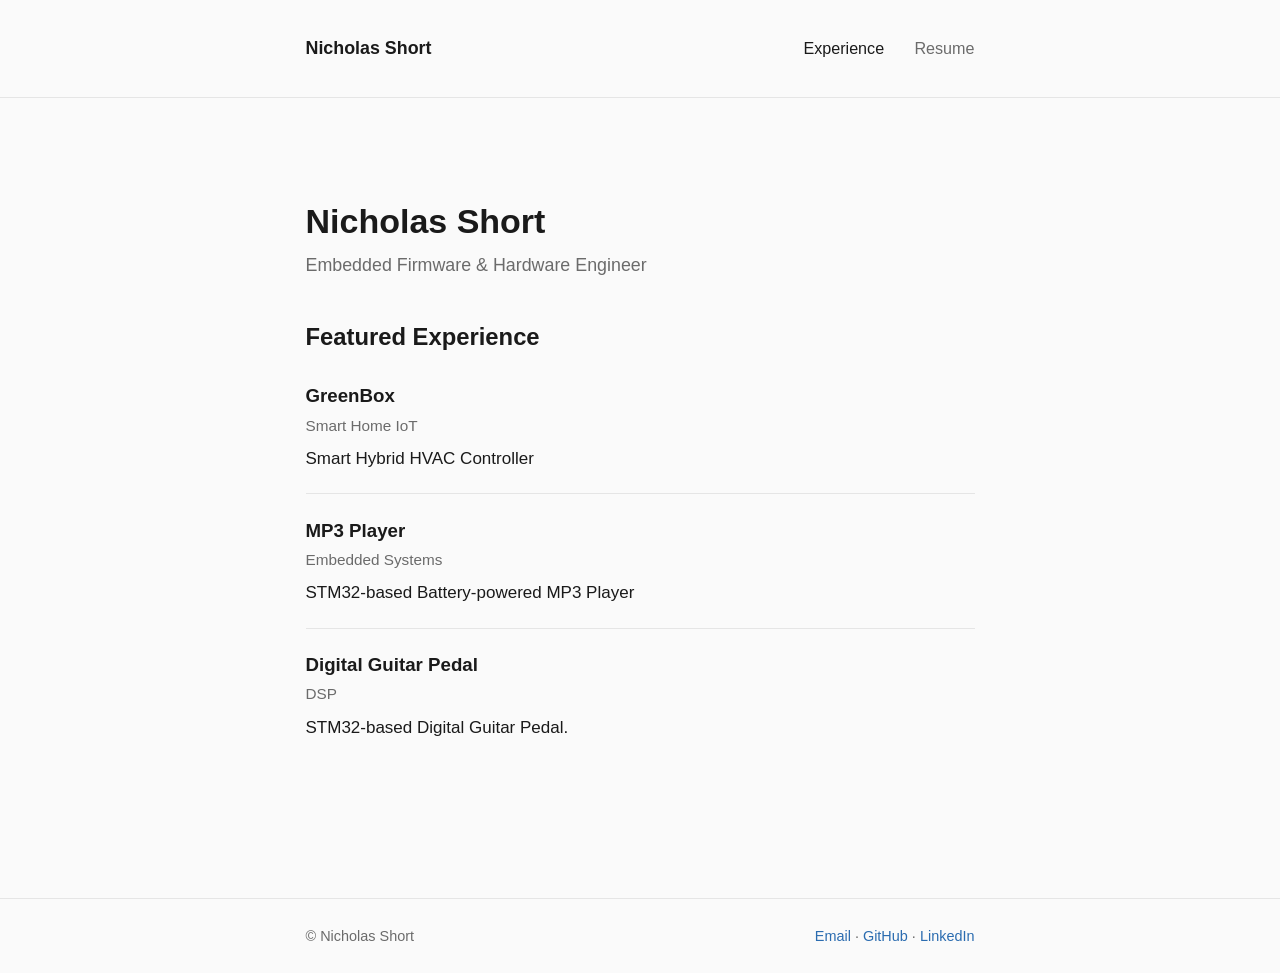
<file: index.html>
<!DOCTYPE html>
<html lang="en">
<head>
  <meta charset="UTF-8">
  <meta name="viewport" content="width=device-width, initial-scale=1">
  <title>Nicholas Short</title>
  <meta name="description" content="Nicholas Short — Embedded Firmware & Hardware Engineer.">
  <link rel="stylesheet" href="styles.css">
</head>
<body>

<header class="site">
  <div class="wrap">
    <a href="index.html" class="brand">Nicholas Short</a>
    <nav>
      <a href="index.html" class="active">Experience</a>
      <a href="resume.html">Resume</a>
    </nav>
  </div>
</header>

<main class="wrap">
  <h1>Nicholas Short</h1>
  <p class="tagline">Embedded Firmware &amp; Hardware Engineer</p>

  <h2>Featured Experience</h2>
  <ul class="project-list">

    <li>
      <a class="title" href="projects/greenbox.html">GreenBox</a>
      <p class="meta">Smart Home IoT</p>
      <p class="summary">Smart Hybrid HVAC Controller</p>
    </li>

     <li>
      <a class="title" href="projects/mp3-player.html">MP3 Player</a>
      <p class="meta">Embedded Systems</p>
      <p class="summary">STM32-based Battery-powered MP3 Player</p>
    </li>

    <li>
      <a class="title" href="projects/digital-guitar-pedal.html">Digital Guitar Pedal</a>
      <p class="meta">DSP</p>
      <p class="summary">STM32-based Digital Guitar Pedal.</p>
    </li>

   

  </ul>
</main>

<footer class="site">
  <div class="wrap">
    <span>&copy; Nicholas Short</span>
    <span>
      <a href="mailto:nicholas.r.h.short@gmail.com">Email</a> ·
      <a href="https://github.com/nicholasshort" target="_blank" rel="noopener">GitHub</a> ·
      <a href="https://www.linkedin.com/in/nicholasrhshort/" target="_blank" rel="noopener">LinkedIn</a>
    </span>
  </div>
</footer>

</body>
</html>
</file>
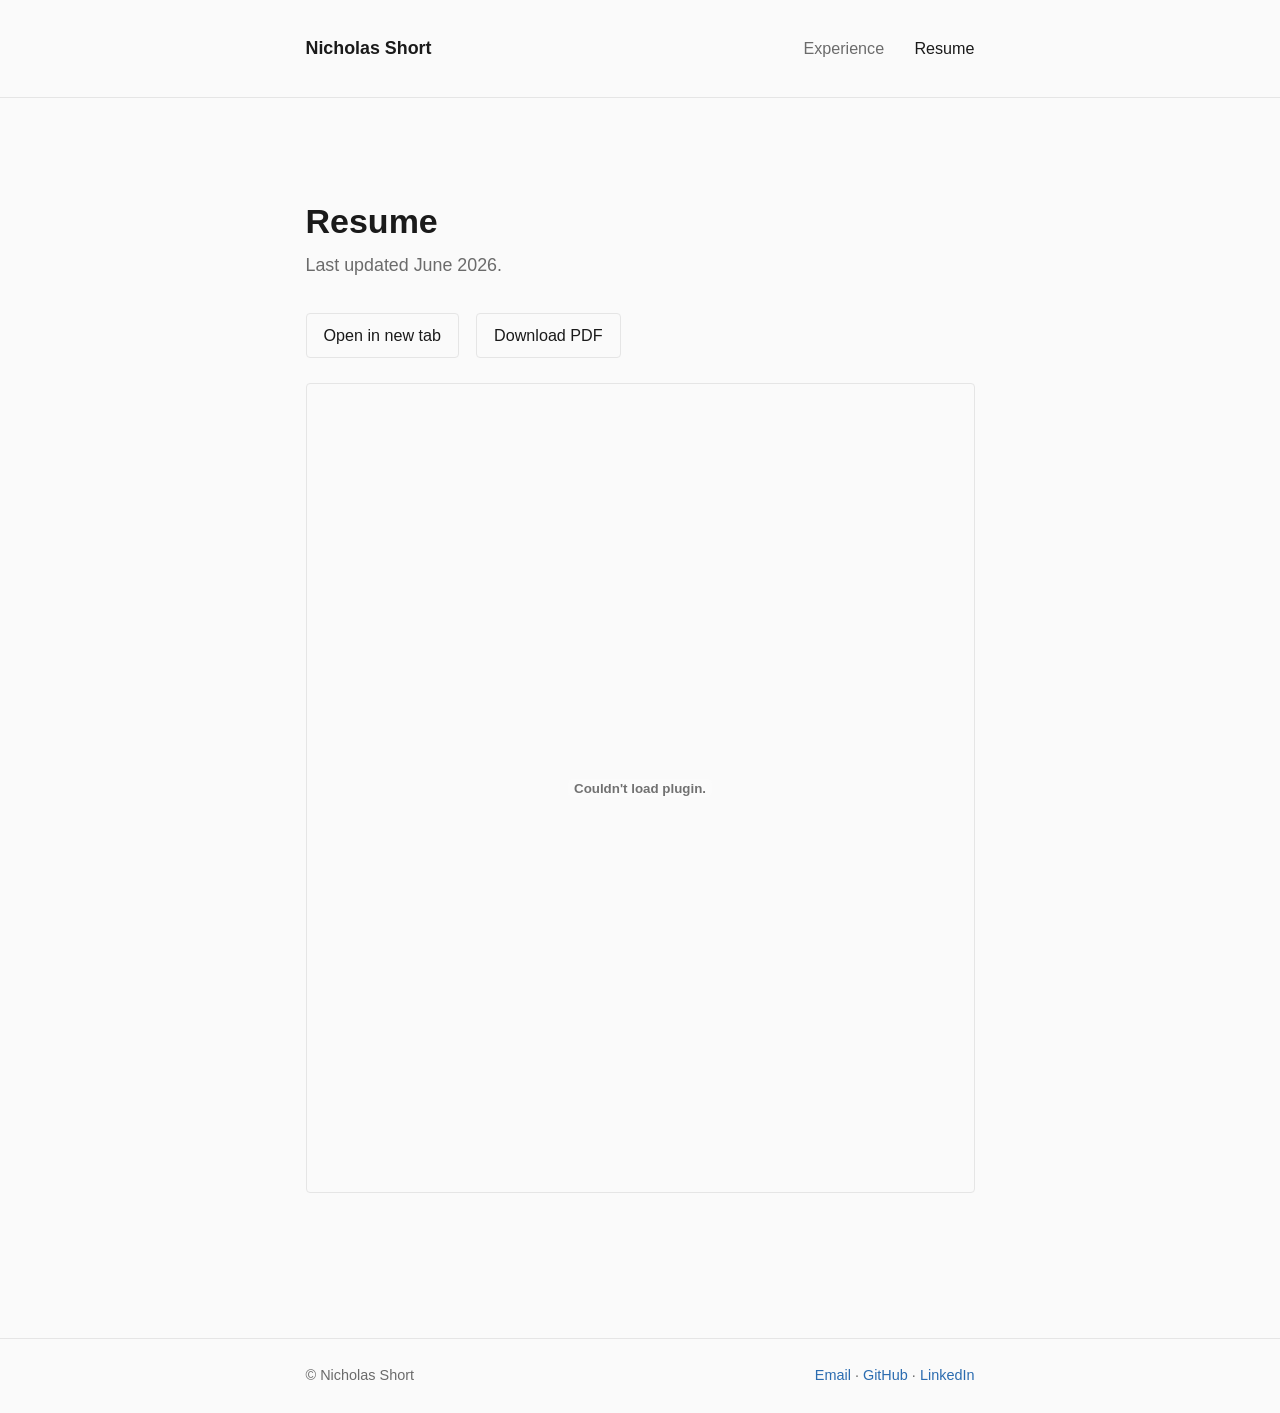
<file: resume.html>
<!DOCTYPE html>
<html lang="en">
<head>
  <meta charset="UTF-8">
  <meta name="viewport" content="width=device-width, initial-scale=1">
  <title>Resume — Nicholas Short</title>
  <link rel="stylesheet" href="styles.css">
</head>
<body>

<header class="site">
  <div class="wrap">
    <a href="index.html" class="brand">Nicholas Short</a>
    <nav>
      <a href="index.html">Experience</a>
      <a href="resume.html" class="active">Resume</a>
    </nav>
  </div>
</header>

<main class="wrap">
  <h1>Resume</h1>
  <p class="tagline">Last updated June 2026.</p>

  <div class="resume-actions">
    <a href="assets/NicholasShort_Resume_June2026.pdf" target="_blank" rel="noopener">Open in new tab</a>
    <a href="assets/NicholasShort_Resume_June2026.pdf" download>Download PDF</a>
  </div>

  <embed class="resume-embed"
         src="assets/NicholasShort_Resume_June2026.pdf"
         type="application/pdf">
</main>

<footer class="site">
  <div class="wrap">
    <span>&copy; Nicholas Short</span>
    <span>
      <a href="mailto:nicholas.r.h.short@gmail.com">Email</a> ·
      <a href="https://github.com/nicholasshort" target="_blank" rel="noopener">GitHub</a> ·
      <a href="https://www.linkedin.com/in/nicholasrhshort/" target="_blank" rel="noopener">LinkedIn</a>
    </span>
  </div>
</footer>

</body>
</html>
</file>
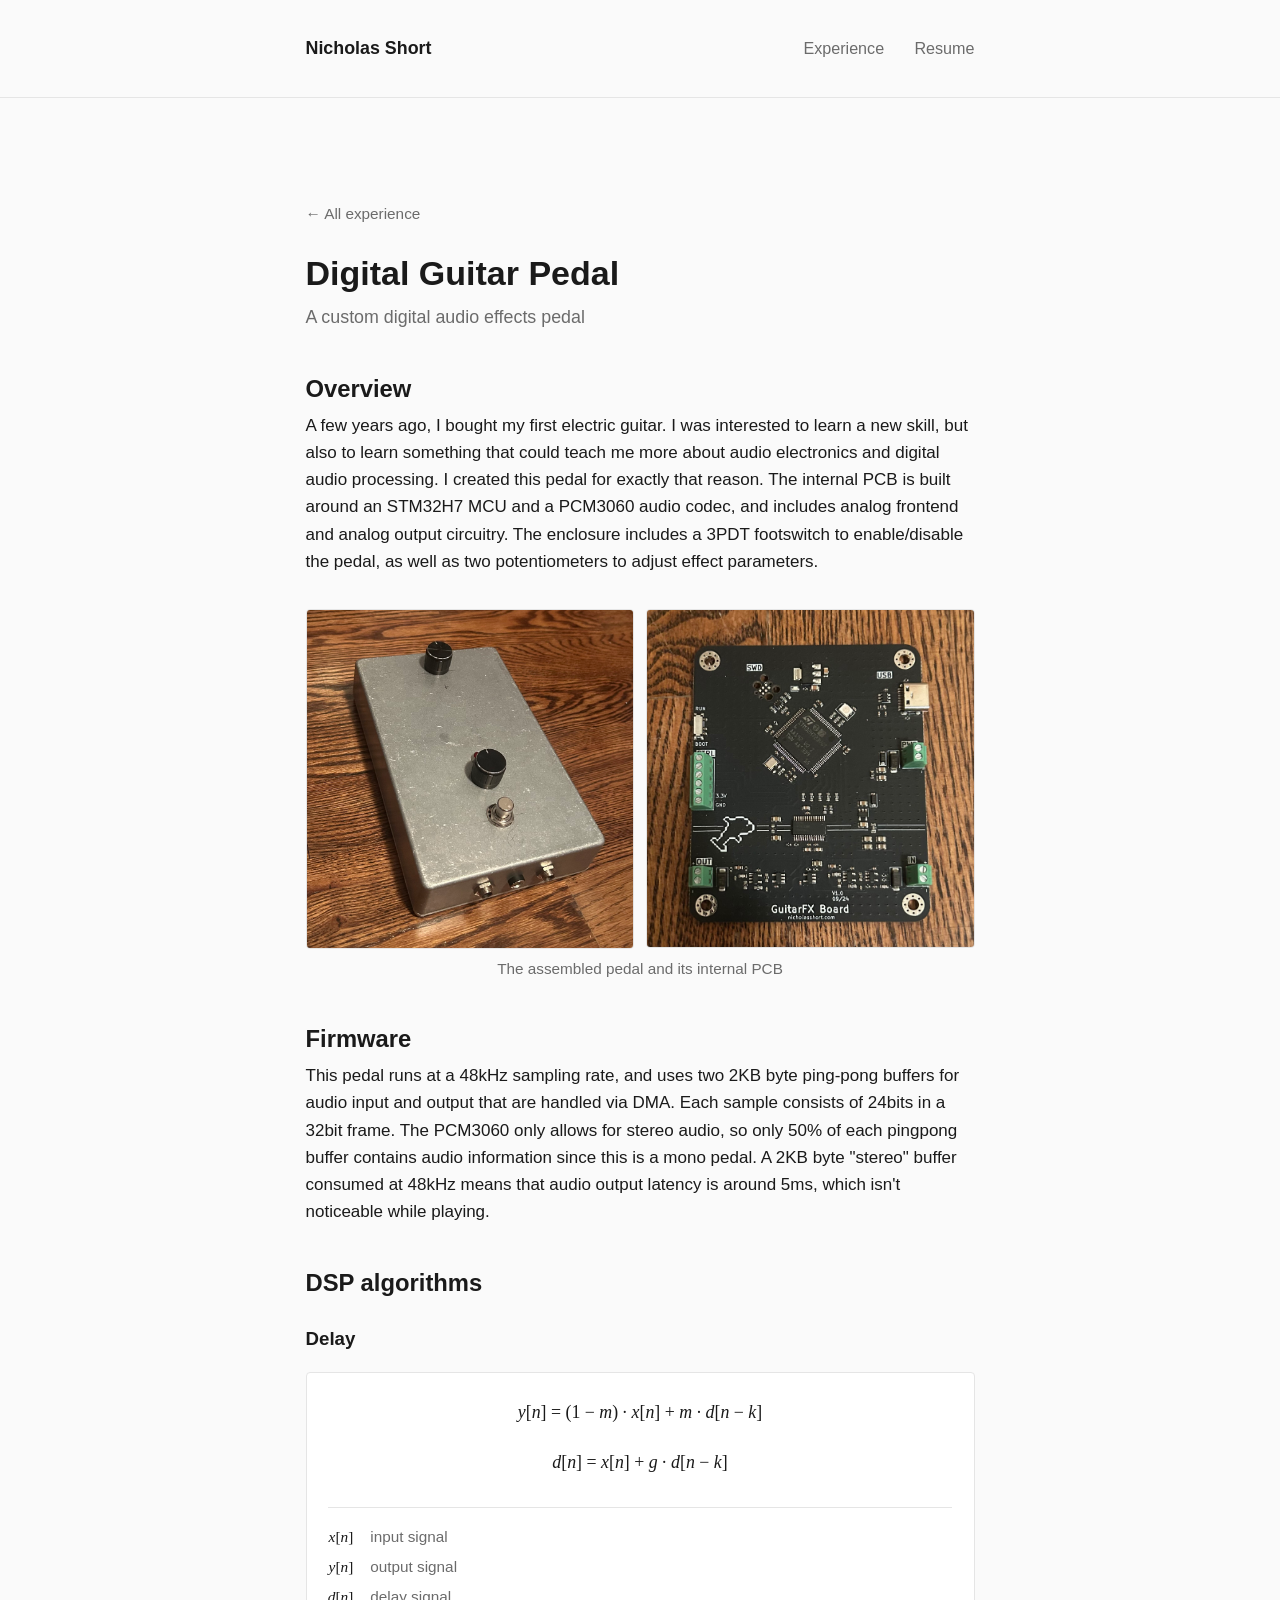
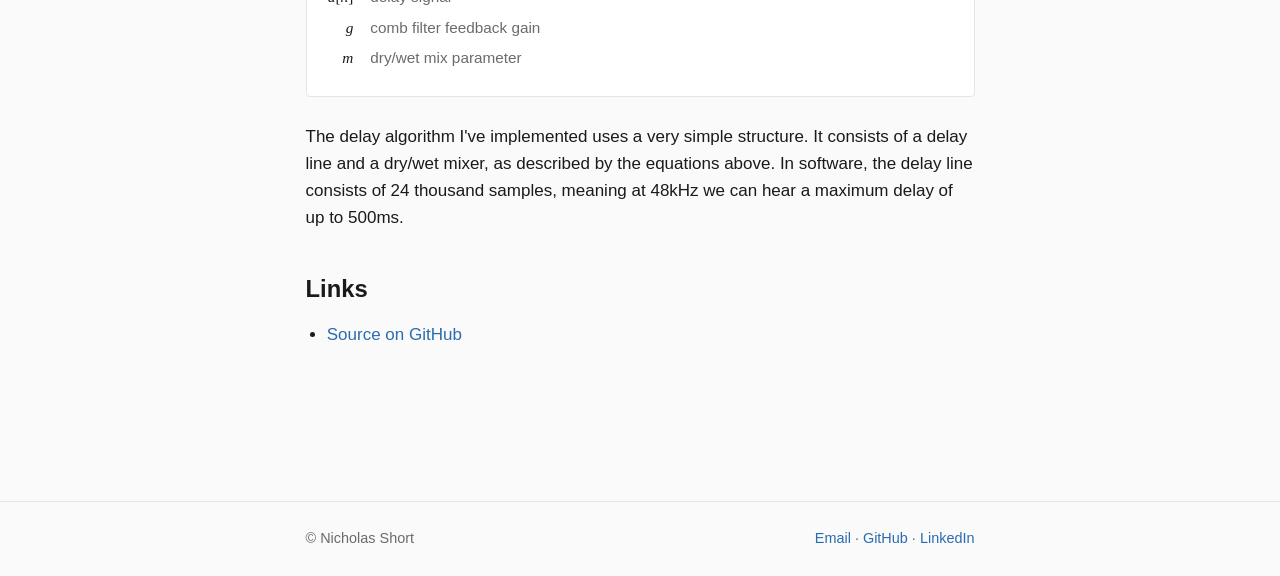
<file: projects/digital-guitar-pedal.html>
<!DOCTYPE html>
<html lang="en">
<head>
  <meta charset="UTF-8">
  <meta name="viewport" content="width=device-width, initial-scale=1">
  <title>Digital Guitar Pedal — Nicholas Short</title>
  <link rel="stylesheet" href="../styles.css">
</head>
<body>

<header class="site">
  <div class="wrap">
    <a href="../index.html" class="brand">Nicholas Short</a>
    <nav>
      <a href="../index.html">Experience</a>
      <a href="../resume.html">Resume</a>
    </nav>
  </div>
</header>

<main class="wrap">
  <a class="back" href="../index.html">&larr; All experience</a>

  <article>
    <h1>Digital Guitar Pedal</h1>
    <p class="tagline">A custom digital audio effects pedal</p>

    <h2>Overview</h2>
    <p>
      A few years ago, I bought my first electric guitar. I was interested to learn a new skill, but also to learn something
      that could teach me more about audio electronics and digital audio processing. I created this pedal for exactly that reason.
      The internal PCB is built around an STM32H7 MCU and a PCM3060 audio codec, and includes analog frontend and analog output circuitry.
      The enclosure includes a 3PDT footswitch to enable/disable the pedal, as well as two potentiometers to adjust effect parameters.
    </p>

    <figure class="pair">
      <div class="pair-grid">
        <img src="../assets/img/guitar-enclosure.jpeg" alt="Assembled pedal in its enclosure">
        <img src="../assets/img/guitar-board.jpeg" alt="Internal PCB of the guitar pedal">
      </div>
      <figcaption>The assembled pedal and its internal PCB</figcaption>
    </figure>

    <h2>Firmware</h2>
    <p>
      This pedal runs at a 48kHz sampling rate, and uses two 2KB byte ping-pong buffers for audio input and output that are handled via DMA. 
      Each sample consists of 24bits in a 32bit frame. The PCM3060 only allows for stereo audio, so only 50% of each pingpong buffer contains 
      audio information since this is a mono pedal. A 2KB byte "stereo" buffer consumed at 48kHz means that audio output latency is around 5ms,
      which isn't noticeable while playing.
    </p>

    <h2>DSP algorithms</h2>

    <h3>Delay</h3>
    <p>
      
    </p>

    <div class="equation">
      <span class="eq-line"><var>y</var>[<var>n</var>] = (1 &minus; <var>m</var>) &middot; <var>x</var>[<var>n</var>] + <var>m</var> &middot; <var>d</var>[<var>n</var> &minus; <var>k</var>]</span>
      <span class="eq-line"><var>d</var>[<var>n</var>] = <var>x</var>[<var>n</var>] + <var>g</var> &middot; <var>d</var>[<var>n</var> &minus; <var>k</var>]</span>
      <dl class="eq-legend">
        <dt><var>x</var>[<var>n</var>]</dt><dd>input signal</dd>
        <dt><var>y</var>[<var>n</var>]</dt><dd>output signal</dd>
        <dt><var>d</var>[<var>n</var>]</dt><dd>delay signal</dd>
        <dt><var>g</var></dt><dd>comb filter feedback gain</dd>
        <dt><var>m</var></dt><dd>dry/wet mix parameter</dd>
      </dl>
    </div>

    <p>
      The delay algorithm I've implemented uses a very simple structure. It consists of a delay line and a
      dry/wet mixer, as described by the equations above. In software, the delay line consists of 24 thousand samples, 
      meaning at 48kHz we can hear a maximum delay of up to 500ms.
    </p>

    <!-- Audio sample example:
    <figure>
      <audio controls src="../assets/audio/pedal-demo.mp3"></audio>
      <figcaption>Clean vs. processed.</figcaption>
    </figure>
    -->

    <h2>Links</h2>
    <ul>
      <li><a href="https://github.com/nicholasshort/GuitarFX" target="_blank" rel="noopener">Source on GitHub</a></li>
    </ul>
  </article>
</main>

<footer class="site">
  <div class="wrap">
    <span>&copy; Nicholas Short</span>
    <span>
      <a href="mailto:nicholas.r.h.short@gmail.com">Email</a> ·
      <a href="https://github.com/nicholasshort" target="_blank" rel="noopener">GitHub</a> ·
      <a href="https://www.linkedin.com/in/nicholasrhshort/" target="_blank" rel="noopener">LinkedIn</a>
    </span>
  </div>
</footer>

</body>
</html>
</file>
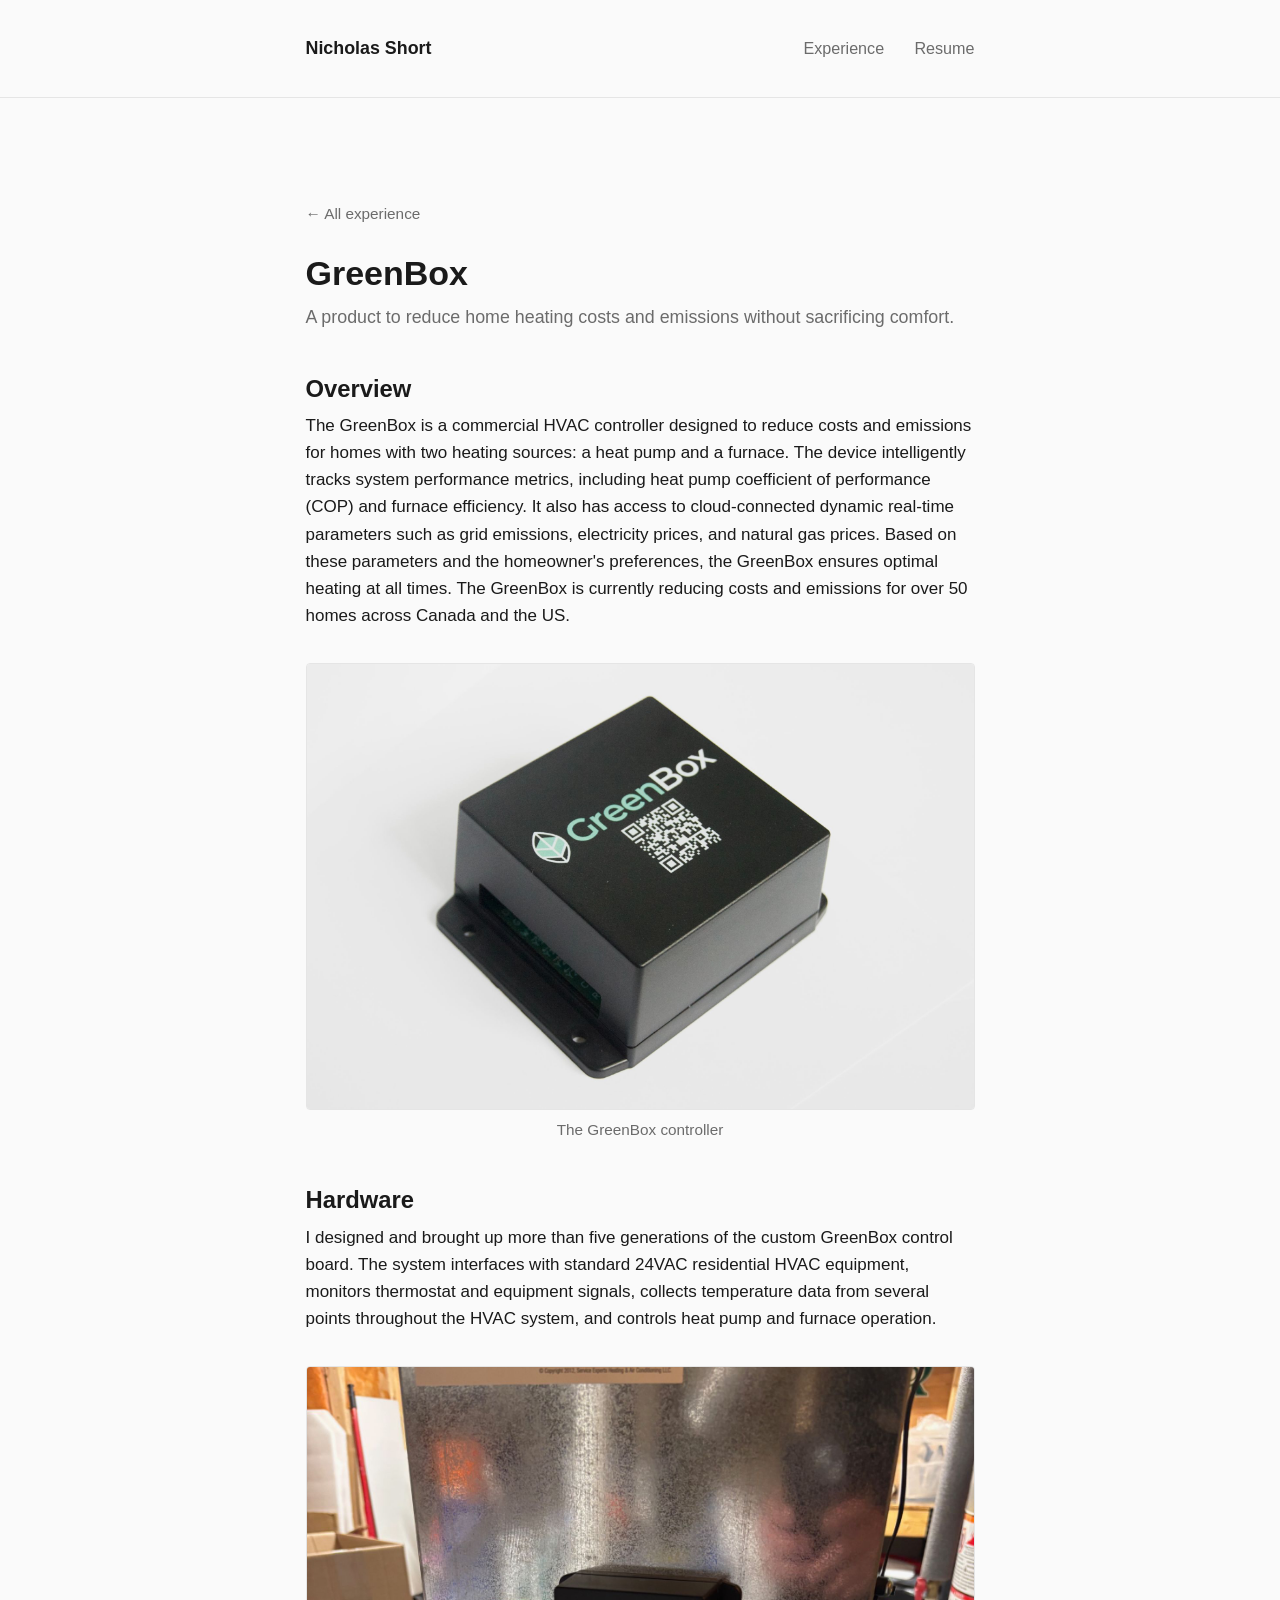
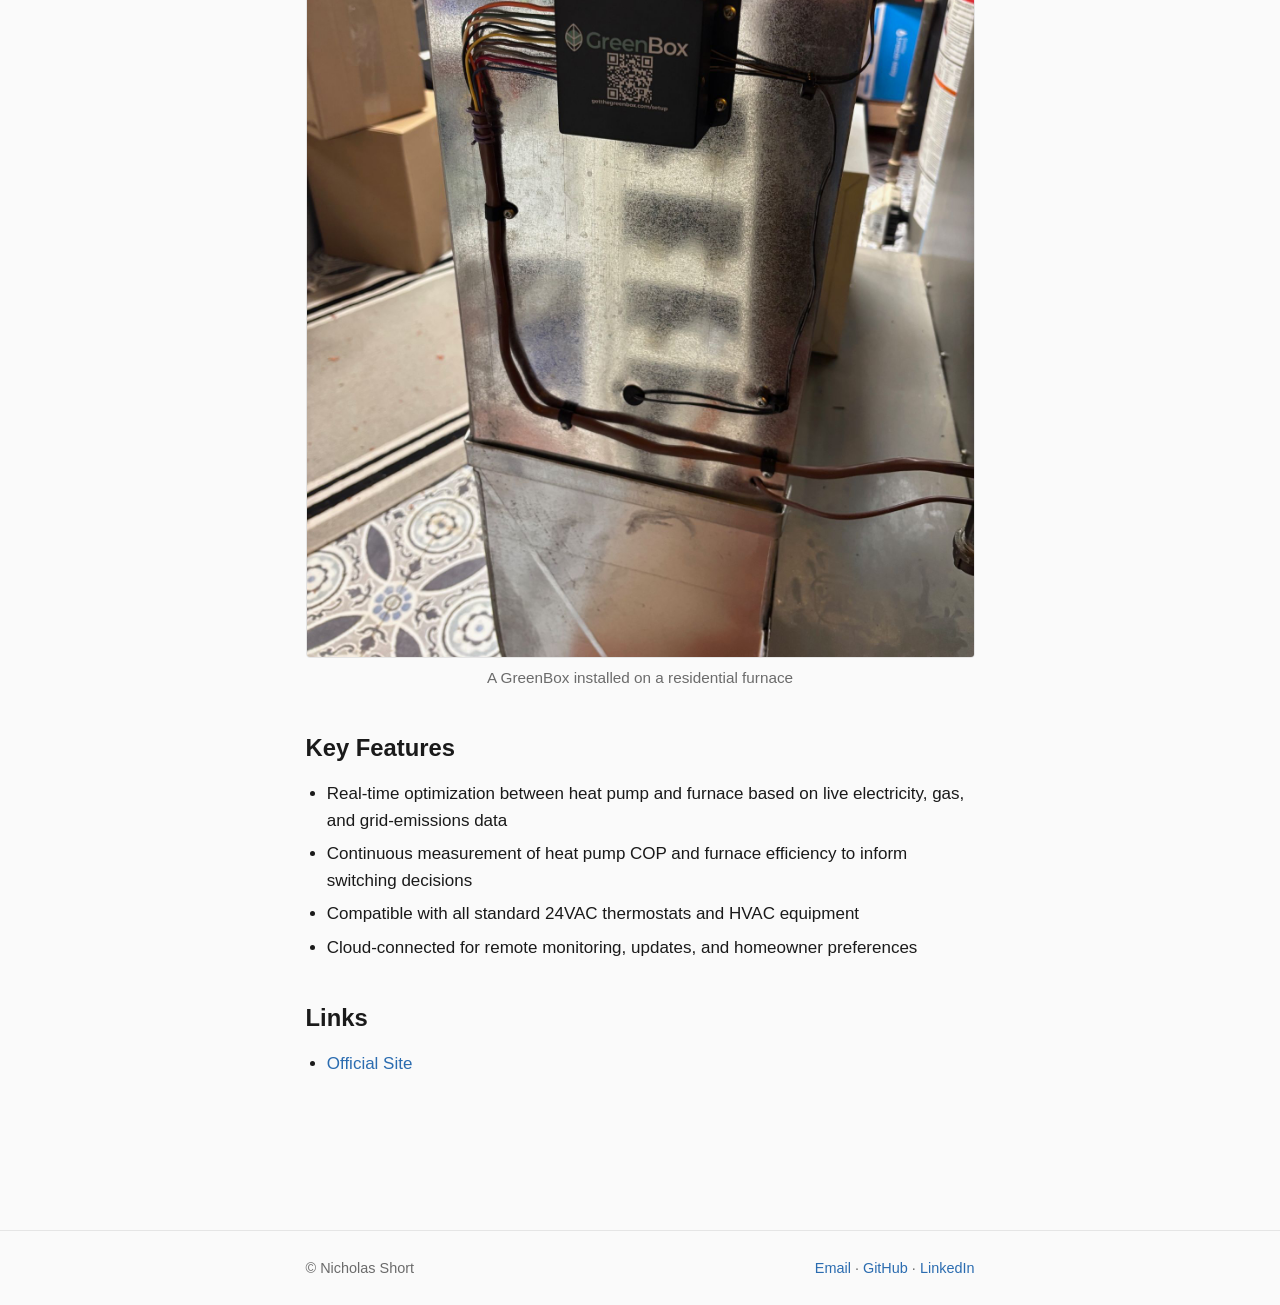
<file: projects/greenbox.html>
<!DOCTYPE html>
<html lang="en">
<head>
  <meta charset="UTF-8">
  <meta name="viewport" content="width=device-width, initial-scale=1">
  <title>GreenBox — Nicholas Short</title>
  <link rel="stylesheet" href="../styles.css">
</head>
<body>

<header class="site">
  <div class="wrap">
    <a href="../index.html" class="brand">Nicholas Short</a>
    <nav>
      <a href="../index.html">Experience</a>
      <a href="../resume.html">Resume</a>
    </nav>
  </div>
</header>

<main class="wrap">
  <a class="back" href="../index.html">&larr; All experience</a>

  <article>
    <h1>GreenBox</h1>
    <p class="tagline">A product to reduce home heating costs and emissions without sacrificing comfort.</p>

    <h2>Overview</h2>
    <p>
      The GreenBox is a commercial HVAC controller designed to reduce costs and emissions for homes with two heating sources:
      a heat pump and a furnace. The device intelligently tracks system performance metrics, including heat pump coefficient
      of performance (COP) and furnace efficiency. It also has access to cloud-connected dynamic real-time parameters
      such as grid emissions, electricity prices, and natural gas prices. Based on these parameters and the homeowner's preferences,
      the GreenBox ensures optimal heating at all times. The GreenBox is currently reducing costs and emissions for over 50
      homes across Canada and the US.
    </p>

    <figure>
      <img src="../assets/img/greenbox.jpeg" alt="GreenBox controller enclosure">
      <figcaption>The GreenBox controller</figcaption>
    </figure>

    <h2>Hardware</h2>
    <p>
      I designed and brought up more than five generations of the custom GreenBox control board. The system interfaces with standard
      24VAC residential HVAC equipment, monitors thermostat and equipment signals, collects temperature data from several points
      throughout the HVAC system, and controls heat pump and furnace operation.
    </p>

    <figure>
      <img src="../assets/img/greenbox-installed.jpeg" alt="GreenBox installed on a residential HVAC system">
      <figcaption>A GreenBox installed on a residential furnace</figcaption>
    </figure>

    <h2>Key Features</h2>
    <ul>
      <li>Real-time optimization between heat pump and furnace based on live electricity, gas, and grid-emissions data</li>
      <li>Continuous measurement of heat pump COP and furnace efficiency to inform switching decisions</li>
      <li>Compatible with all standard 24VAC thermostats and HVAC equipment</li>
      <li>Cloud-connected for remote monitoring, updates, and homeowner preferences</li>
    </ul>

    <h2>Links</h2>
    <ul>
      <li><a href="https://www.getthegreenbox.com/" target="_blank" rel="noopener">Official Site</a></li>
    </ul>
  </article>
</main>

<footer class="site">
  <div class="wrap">
    <span>&copy; Nicholas Short</span>
    <span>
      <a href="mailto:nicholas.r.h.short@gmail.com">Email</a> ·
      <a href="https://github.com/nicholasshort" target="_blank" rel="noopener">GitHub</a> ·
      <a href="https://www.linkedin.com/in/nicholasrhshort/" target="_blank" rel="noopener">LinkedIn</a>
    </span>
  </div>
</footer>

</body>
</html>
</file>
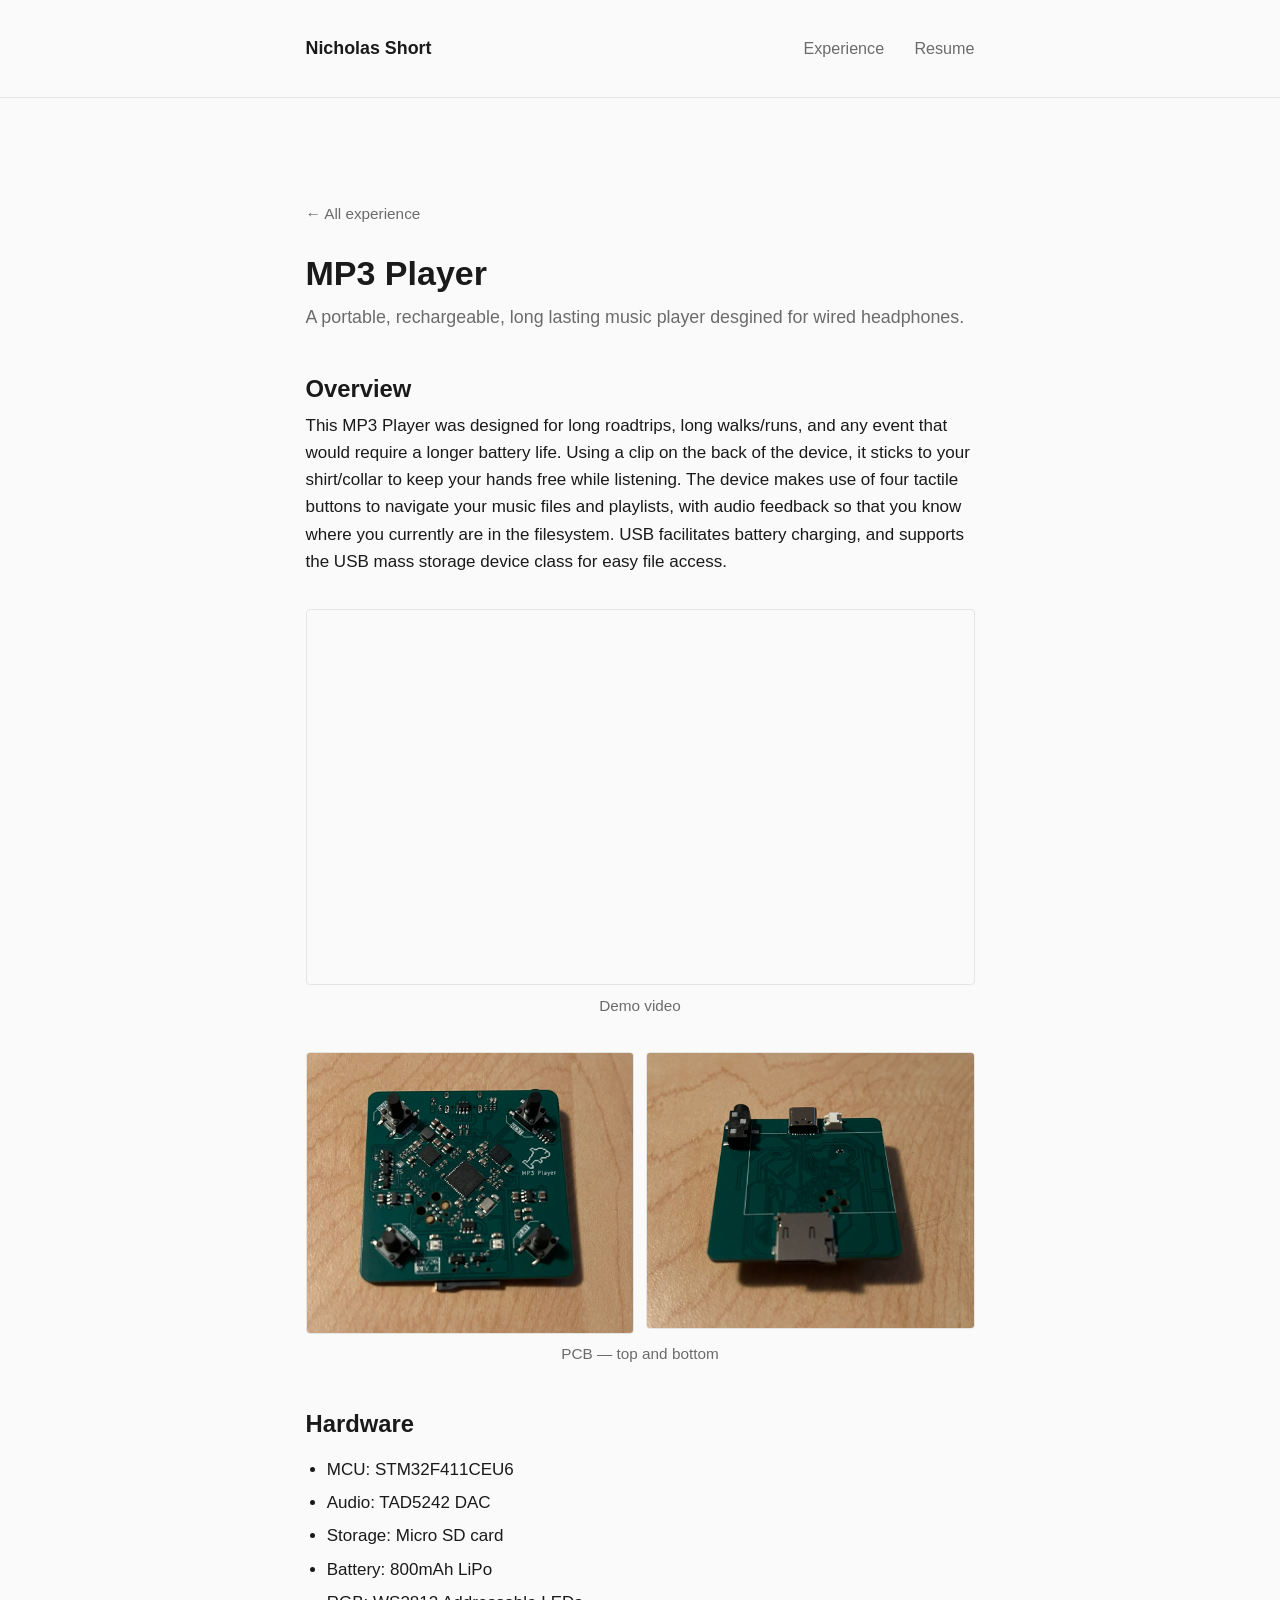
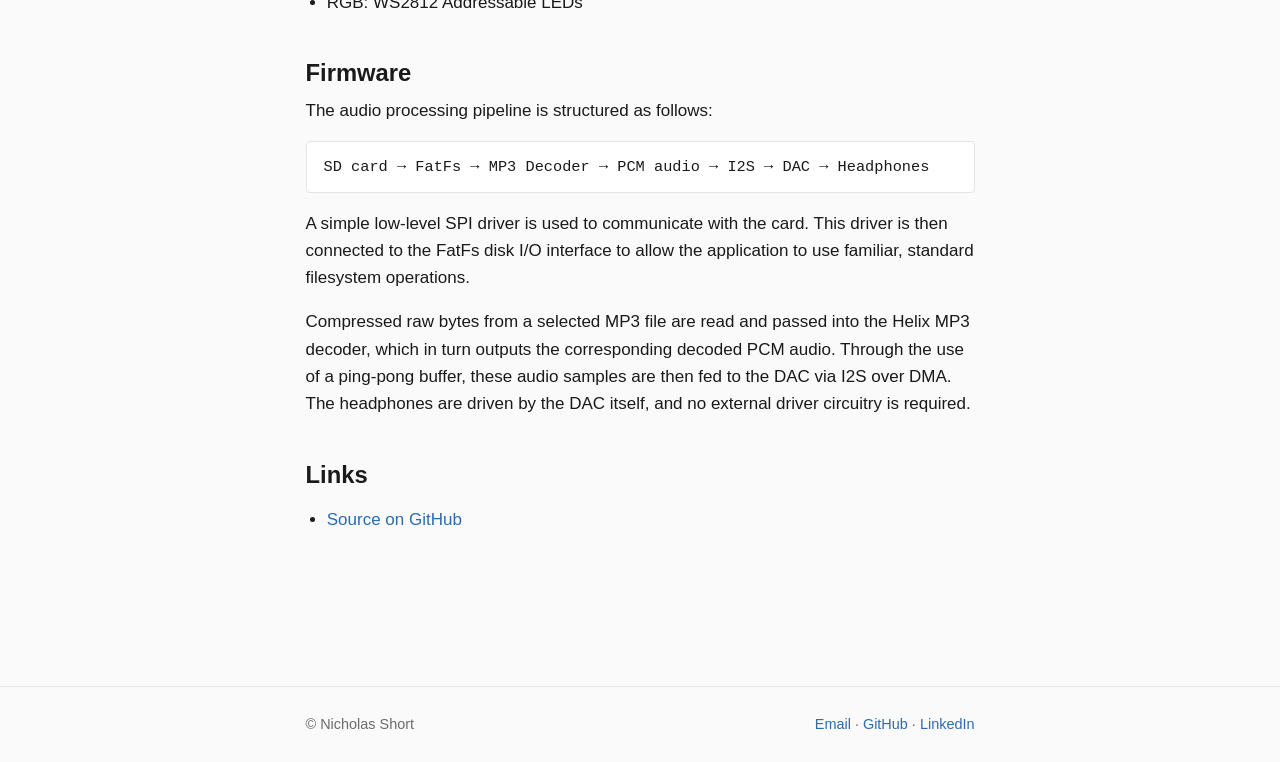
<file: projects/mp3-player.html>
<!DOCTYPE html>
<html lang="en">
<head>
  <meta charset="UTF-8">
  <meta name="viewport" content="width=device-width, initial-scale=1">
  <title>MP3 Player — Nicholas Short</title>
  <link rel="stylesheet" href="../styles.css">
</head>
<body>

<header class="site">
  <div class="wrap">
    <a href="../index.html" class="brand">Nicholas Short</a>
    <nav>
      <a href="../index.html">Experience</a>
      <a href="../resume.html">Resume</a>
    </nav>
  </div>
</header>

<main class="wrap">
  <a class="back" href="../index.html">&larr; All experience</a>

  <article>
    <h1>MP3 Player</h1>
    <p class="tagline">A portable, rechargeable, long lasting music player desgined for wired headphones.</p>

    <h2>Overview</h2>
    <p>
      This MP3 Player was designed for long roadtrips, long walks/runs, and any event that would require a longer battery life. 
      Using a clip on the back of the device, it sticks to your shirt/collar to keep your hands free while listening. 
      The device makes use of four tactile buttons to navigate your music files and playlists, with audio feedback so that you know 
      where you currently are in the filesystem. USB facilitates battery charging, and supports the USB mass storage device class for 
      easy file access.
    </p>

    <figure>
      <div class="video">
        <iframe
          src="https://www.youtube.com/embed/WeZTj9I9hhg"
          title="MP3 Player demo"
          allow="accelerometer; autoplay; clipboard-write; encrypted-media; gyroscope; picture-in-picture; web-share"
          referrerpolicy="strict-origin-when-cross-origin"
          allowfullscreen></iframe>
      </div>
      <figcaption>Demo video</figcaption>
    </figure>

    <figure class="pair">
      <div class="pair-grid">
        <img src="../assets/img/mp3-top.JPEG" alt="MP3 player PCB, top side">
        <img src="../assets/img/mp3-bottom.JPEG" alt="MP3 player PCB, bottom side">
      </div>
      <figcaption>PCB — top and bottom</figcaption>
    </figure>

    <h2>Hardware</h2>
    <ul>
      <li>MCU: STM32F411CEU6</li>
      <li>Audio: TAD5242 DAC</li>
      <li>Storage: Micro SD card</li>
      <li>Battery: 800mAh LiPo</li>
      <li>RGB: WS2812 Addressable LEDs</li>
    </ul>

    <h2>Firmware</h2>
    <p>The audio processing pipeline is structured as follows:</p>

    <p class="pipeline">SD card → FatFs → MP3 Decoder → PCM audio → I2S → DAC → Headphones</p>

    <p>
      A simple low-level SPI driver is used to communicate with the card. This driver is then connected to the FatFs 
      disk I/O interface to allow the application to use familiar, standard filesystem operations.
    </p>
    <p>
      Compressed raw bytes from a selected MP3 file are read and passed into the Helix MP3 decoder, which
      in turn outputs the corresponding decoded PCM audio. Through the use of a ping-pong buffer, these
      audio samples are then fed to the DAC via I2S over DMA. The headphones are driven by the DAC itself,
      and no external driver circuitry is required.
    </p>

    <h2>Links</h2>
    <ul>
      <li><a href="https://github.com/nicholasshort/MP3-Player" target="_blank" rel="noopener">Source on GitHub</a></li>
    </ul>
  </article>
</main>

<footer class="site">
  <div class="wrap">
    <span>&copy; Nicholas Short</span>
    <span>
      <a href="mailto:nicholas.r.h.short@gmail.com">Email</a> ·
      <a href="https://github.com/nicholasshort" target="_blank" rel="noopener">GitHub</a> ·
      <a href="https://www.linkedin.com/in/nicholasrhshort/" target="_blank" rel="noopener">LinkedIn</a>
    </span>
  </div>
</footer>

</body>
</html>
</file>
<file: styles.css>
:root {
  --bg: #fafafa;
  --fg: #1a1a1a;
  --muted: #6b6b6b;
  --rule: #e5e5e5;
  --accent: #2b6cb0;
  --max-w: 720px;
}

* { box-sizing: border-box; }

html, body {
  margin: 0;
  padding: 0;
  background: var(--bg);
  color: var(--fg);
  font-family: -apple-system, BlinkMacSystemFont, "Segoe UI", Roboto, "Helvetica Neue", Arial, sans-serif;
  font-size: 17px;
  line-height: 1.6;
  -webkit-font-smoothing: antialiased;
}

a {
  color: var(--accent);
  text-decoration: none;
  border-bottom: 1px solid transparent;
  transition: border-color 0.15s ease;
}
a:hover { border-bottom-color: var(--accent); }

.wrap {
  max-width: var(--max-w);
  margin: 0 auto;
  padding: 3rem 1.5rem 4rem;
}

/* Header / nav */
header.site {
  border-bottom: 1px solid var(--rule);
  margin-bottom: 3rem;
}
header.site .wrap {
  padding-top: 2rem;
  padding-bottom: 2rem;
  display: flex;
  flex-wrap: wrap;
  align-items: baseline;
  justify-content: space-between;
  gap: 1rem;
}
header.site .brand {
  font-weight: 600;
  font-size: 1.05rem;
  color: var(--fg);
  border: none;
}
header.site nav a {
  color: var(--muted);
  margin-left: 1.5rem;
  font-size: 0.95rem;
  border: none;
}
header.site nav a:hover,
header.site nav a.active { color: var(--fg); }

/* Headings */
h1, h2, h3 {
  font-weight: 600;
  line-height: 1.25;
  margin: 0 0 0.5rem;
}
h1 { font-size: 2rem; }
h2 { font-size: 1.4rem; margin-top: 2.5rem; }
h3 { font-size: 1.1rem; margin-top: 1.75rem; }

.tagline {
  color: var(--muted);
  font-size: 1.05rem;
  margin: 0 0 2rem;
}

p { margin: 0 0 1rem; }

/* Lists of projects on home page */
.project-list {
  list-style: none;
  padding: 0;
  margin: 0;
}
.project-list li {
  padding: 1.25rem 0;
  border-bottom: 1px solid var(--rule);
}
.project-list li:last-child { border-bottom: none; }
.project-list a.title {
  font-weight: 600;
  font-size: 1.1rem;
  color: var(--fg);
  border: none;
}
.project-list a.title:hover { color: var(--accent); }
.project-list .meta {
  color: var(--muted);
  font-size: 0.9rem;
  margin: 0.15rem 0 0.4rem;
}
.project-list .summary {
  color: var(--fg);
  margin: 0;
}

/* Project detail pages */
.back {
  display: inline-block;
  color: var(--muted);
  font-size: 0.9rem;
  margin-bottom: 1.5rem;
  border: none;
}
.back:hover { color: var(--fg); }

article figure {
  margin: 2rem 0;
}
article figure img,
article figure video {
  width: 100%;
  height: auto;
  display: block;
  border-radius: 4px;
  border: 1px solid var(--rule);
}
.video {
  position: relative;
  aspect-ratio: 16 / 9;
  width: 100%;
  border-radius: 4px;
  border: 1px solid var(--rule);
  overflow: hidden;
}
.video iframe {
  position: absolute;
  inset: 0;
  width: 100%;
  height: 100%;
  border: 0;
}
.pair-grid {
  display: grid;
  grid-template-columns: 1fr 1fr;
  gap: 0.75rem;
}
.pair-grid img {
  width: 100%;
  height: auto;
  display: block;
  border-radius: 4px;
  border: 1px solid var(--rule);
}
@media (max-width: 500px) {
  .pair-grid { grid-template-columns: 1fr; }
}
article figcaption {
  color: var(--muted);
  font-size: 0.9rem;
  text-align: center;
  margin-top: 0.5rem;
}

article ul { padding-left: 1.25rem; }
article li { margin-bottom: 0.35rem; }

.pipeline {
  font-family: ui-monospace, SFMono-Regular, Menlo, Consolas, monospace;
  font-size: 0.9rem;
  padding: 0.75rem 1rem;
  background: #fff;
  border: 1px solid var(--rule);
  border-radius: 4px;
  overflow-x: auto;
  white-space: nowrap;
}

.equation {
  display: flex;
  flex-direction: column;
  gap: 1.25rem;
  align-items: center;
  font-family: "Cambria Math", Cambria, Georgia, "Times New Roman", serif;
  font-size: 1.05rem;
  padding: 1.5rem 1.25rem;
  margin: 1.25rem 0 1.5rem;
  background: #fff;
  border: 1px solid var(--rule);
  border-radius: 4px;
  overflow-x: auto;
}
.equation .eq-line {
  display: block;
}
.equation .eq-legend {
  margin: 0.5rem 0 0;
  padding: 1rem 0 0;
  border-top: 1px solid var(--rule);
  display: grid;
  grid-template-columns: auto 1fr;
  column-gap: 1rem;
  row-gap: 0.35rem;
  font-family: -apple-system, BlinkMacSystemFont, "Segoe UI", Roboto, "Helvetica Neue", Arial, sans-serif;
  font-size: 0.9rem;
  color: var(--muted);
  align-self: stretch;
}
.equation .eq-legend dt {
  font-family: "Cambria Math", Cambria, Georgia, "Times New Roman", serif;
  color: var(--fg);
  text-align: right;
}
.equation .eq-legend dd {
  margin: 0;
}
.equation var {
  font-style: italic;
}

/* Contact row */
.contact {
  margin-top: 2.5rem;
  padding-top: 1.5rem;
  border-top: 1px solid var(--rule);
  display: flex;
  gap: 1.5rem;
  flex-wrap: wrap;
  color: var(--muted);
  font-size: 0.95rem;
}
.contact a { color: var(--muted); border: none; }
.contact a:hover { color: var(--fg); }

/* Resume page */
.resume-actions {
  display: flex;
  gap: 1rem;
  margin: 1rem 0 1.5rem;
  flex-wrap: wrap;
}
.resume-actions a {
  display: inline-block;
  padding: 0.5rem 1rem;
  border: 1px solid var(--rule);
  border-radius: 4px;
  color: var(--fg);
  font-size: 0.95rem;
}
.resume-actions a:hover {
  border-color: var(--fg);
  background: #fff;
}
.resume-embed {
  width: 100%;
  height: 90vh;
  border: 1px solid var(--rule);
  border-radius: 4px;
}

/* Footer */
footer.site {
  border-top: 1px solid var(--rule);
  margin-top: 4rem;
  color: var(--muted);
  font-size: 0.85rem;
}
footer.site .wrap {
  padding-top: 1.5rem;
  padding-bottom: 1.5rem;
  display: flex;
  justify-content: space-between;
  flex-wrap: wrap;
  gap: 1rem;
}

@media (max-width: 600px) {
  body { font-size: 16px; }
  h1 { font-size: 1.6rem; }
  header.site .wrap { padding-top: 1.25rem; padding-bottom: 1.25rem; }
  header.site nav a { margin-left: 1rem; margin-right: 0; }
  .resume-embed { height: 75vh; }
}
</file>
